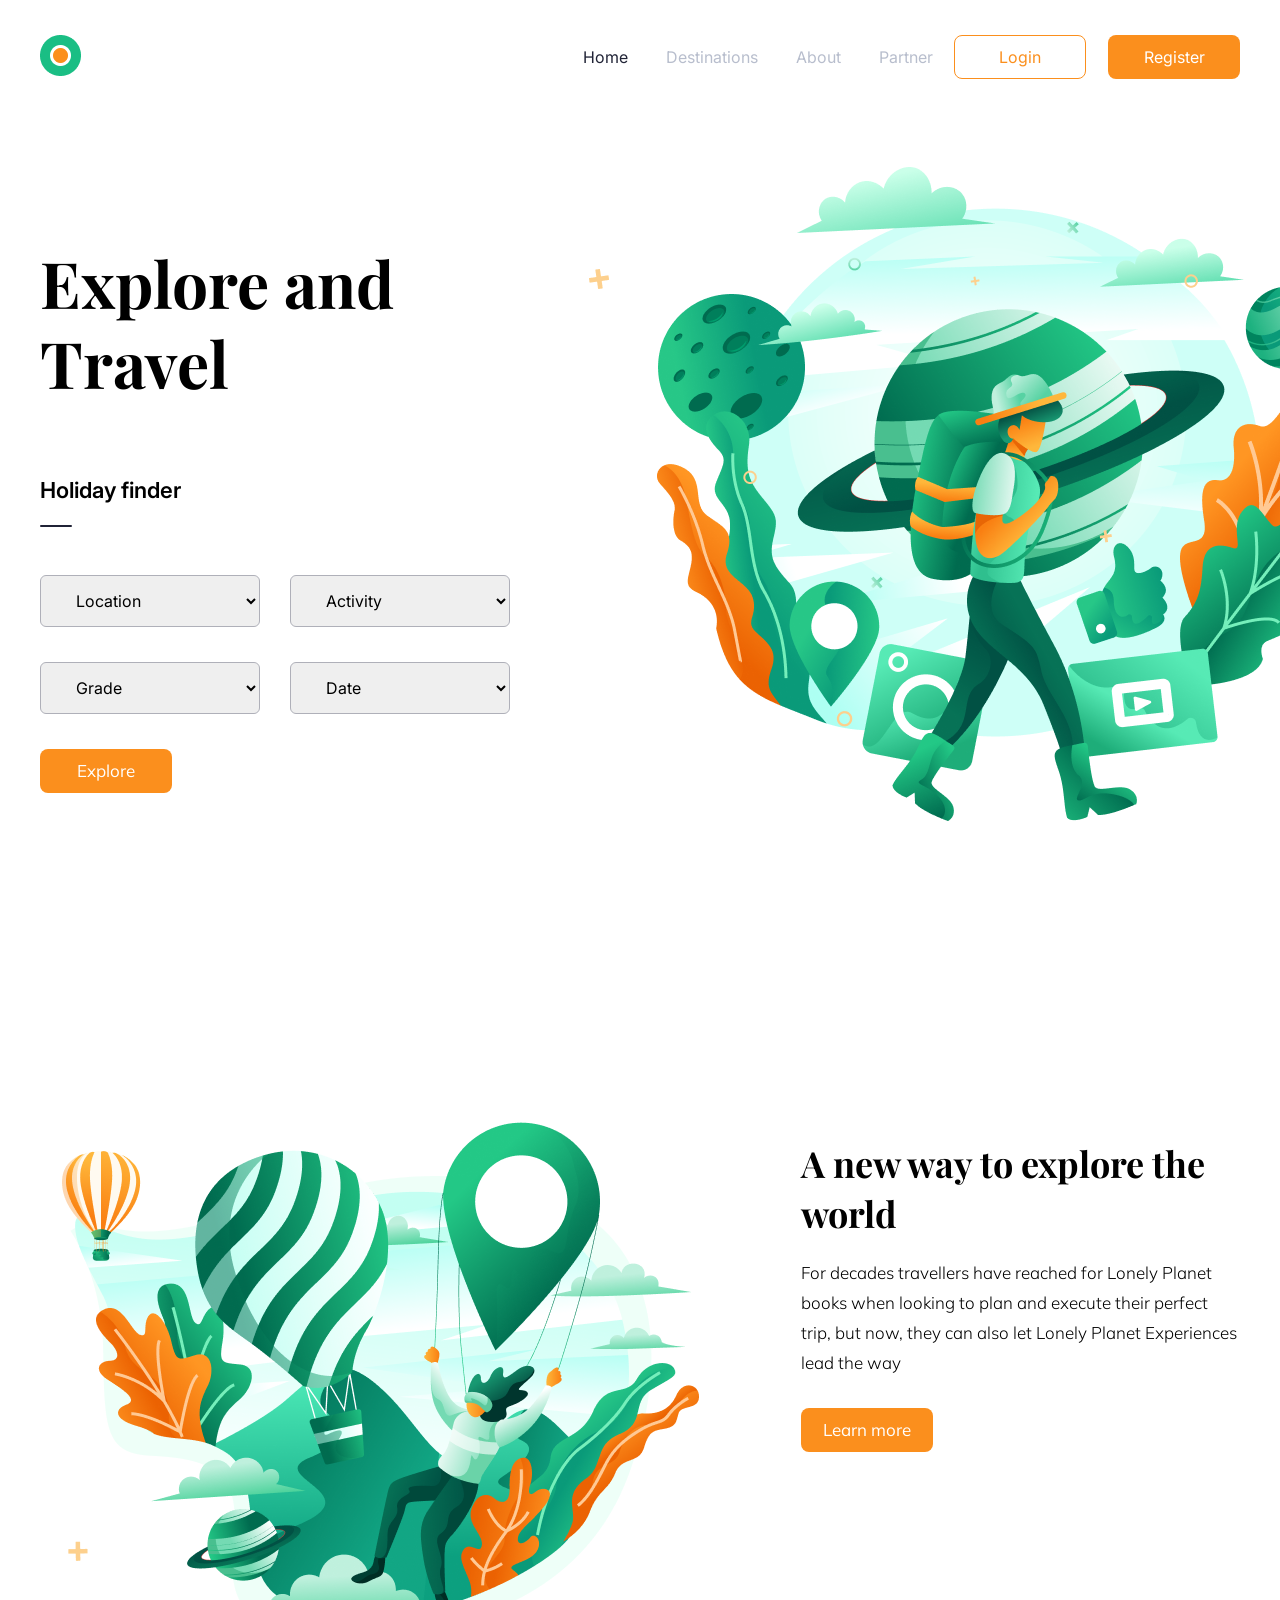
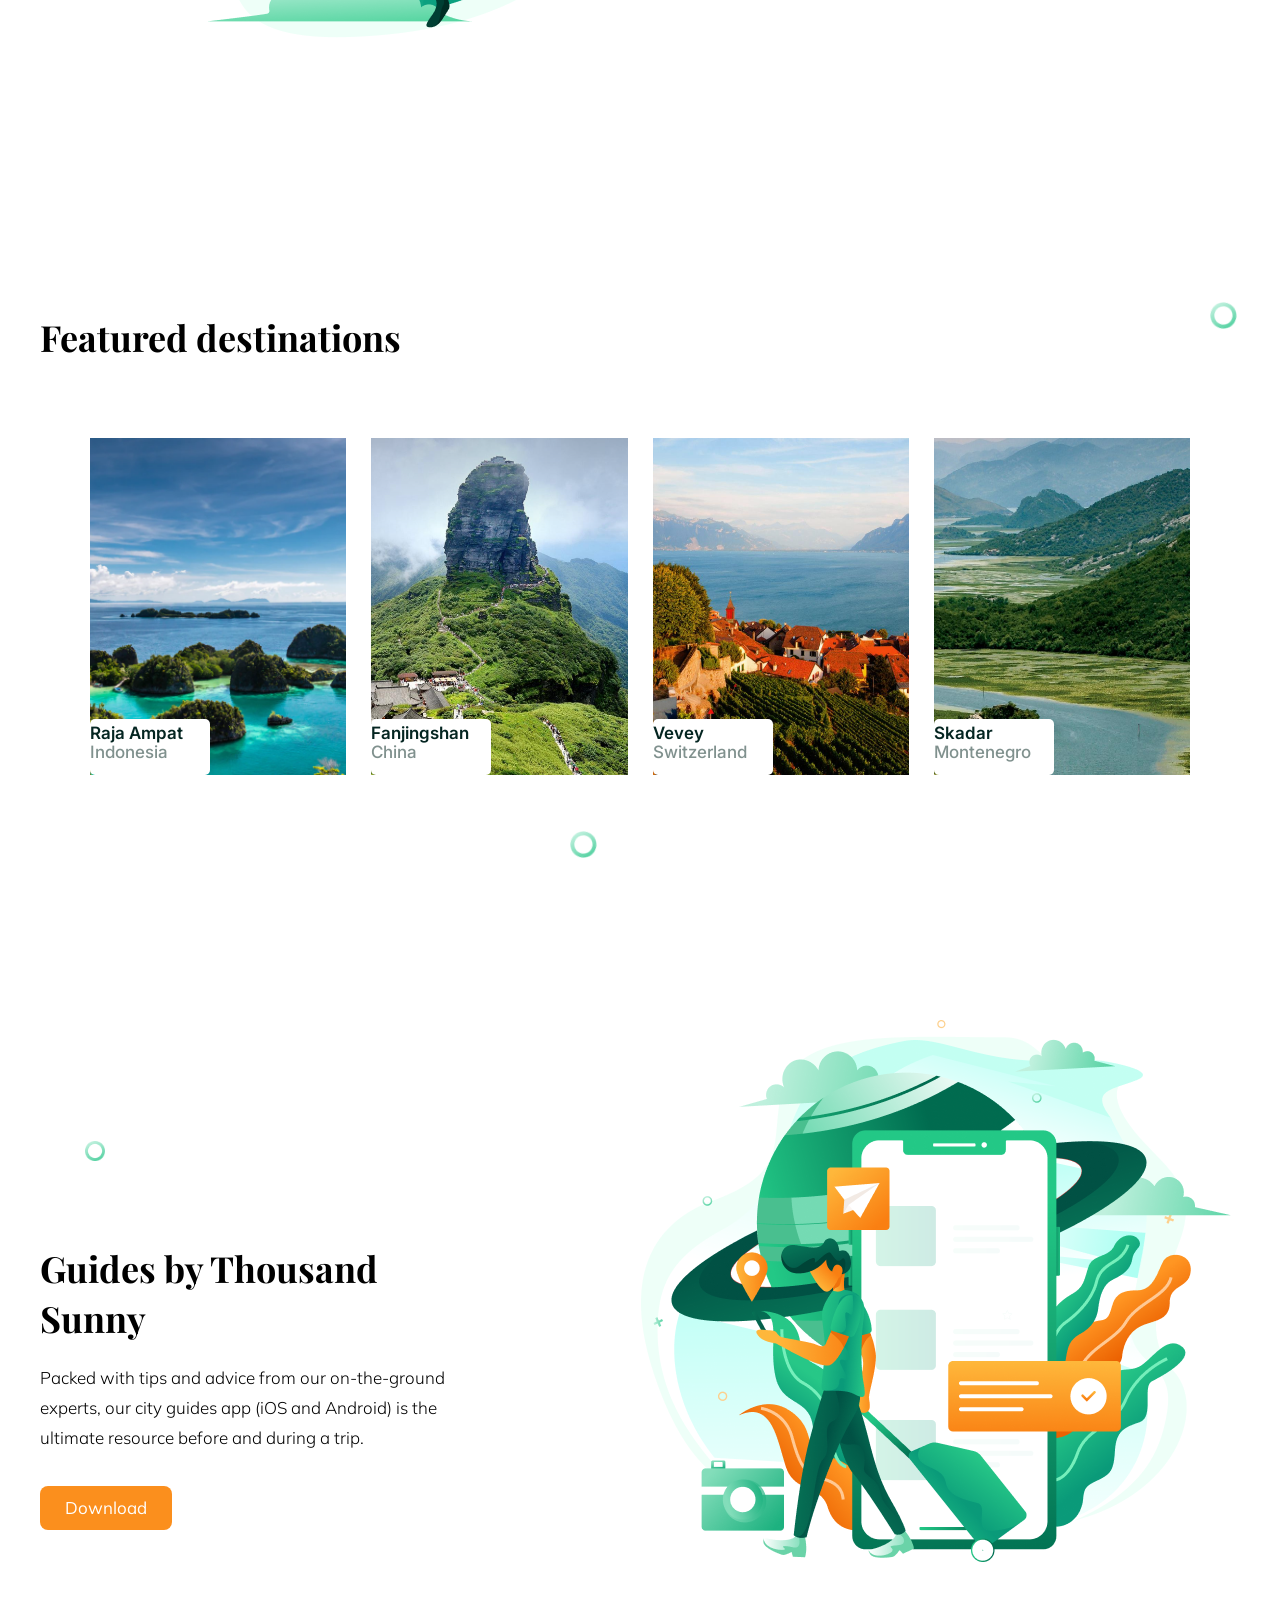
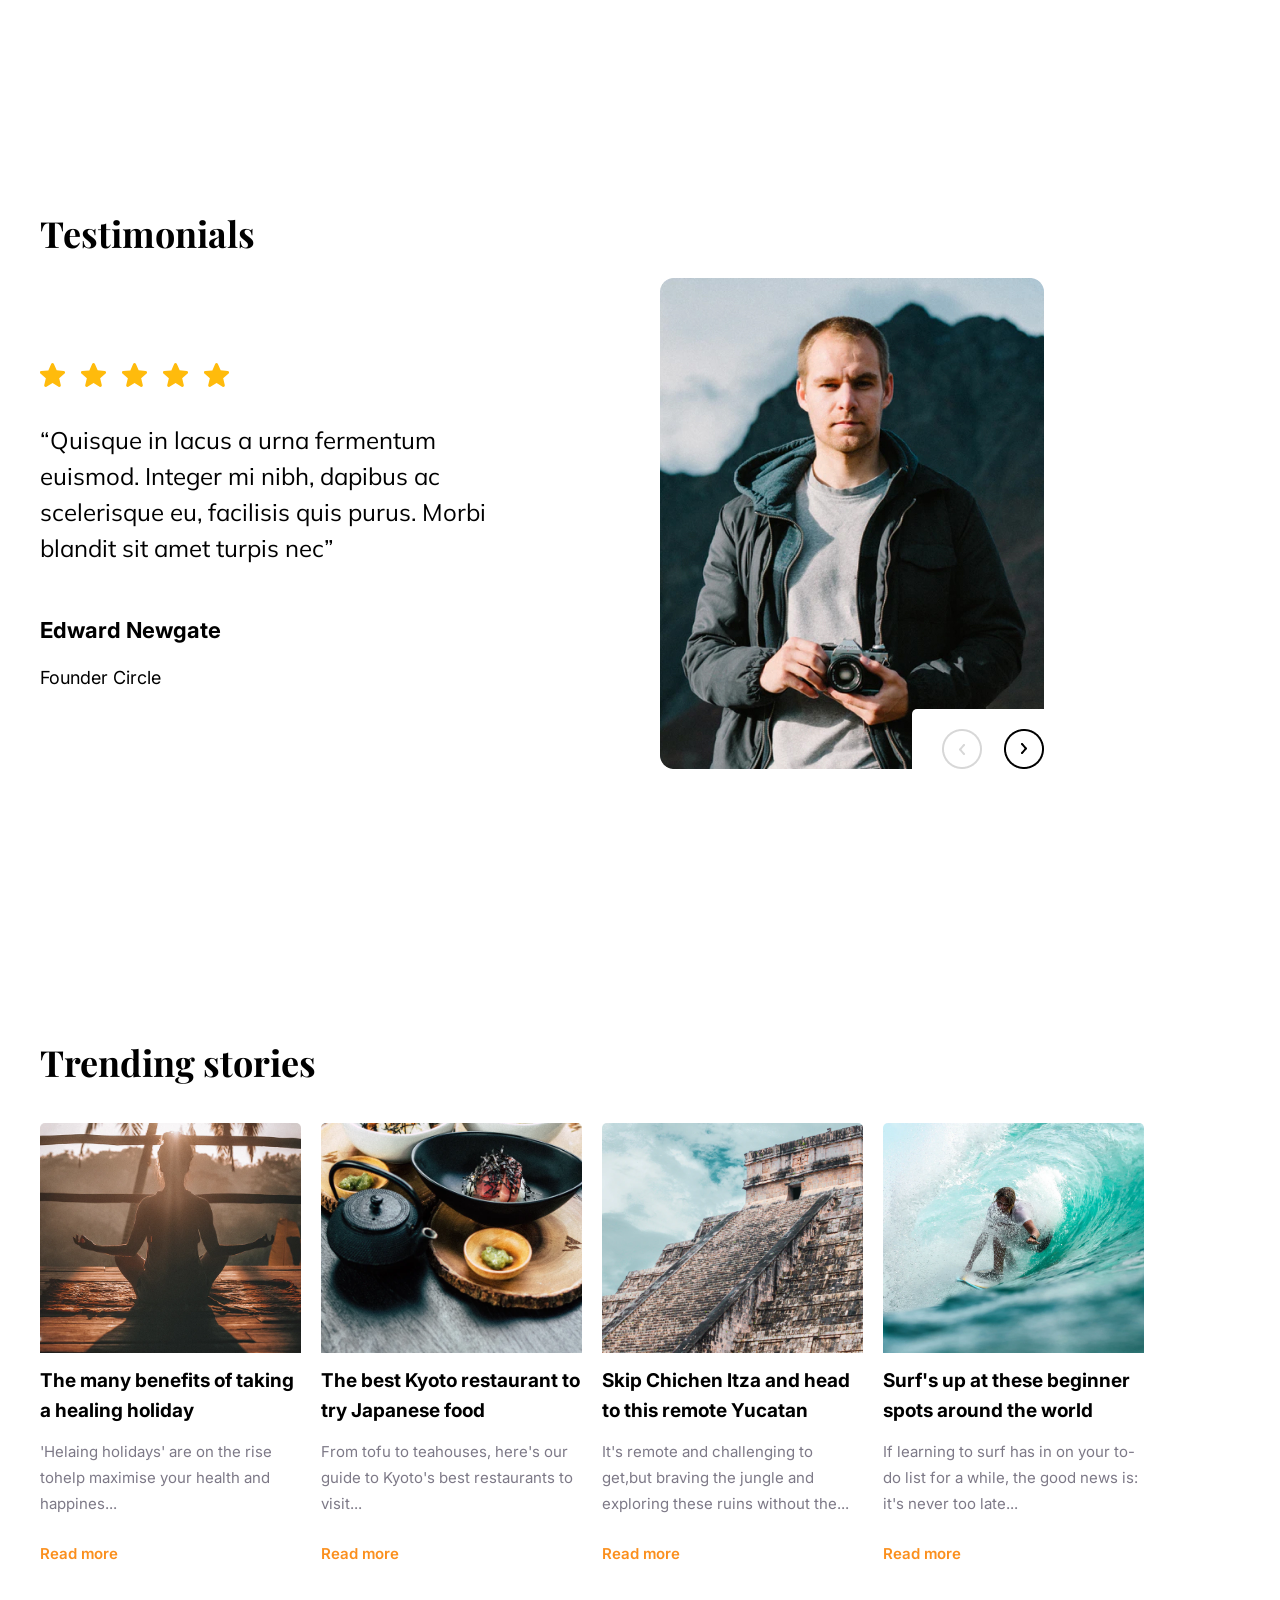
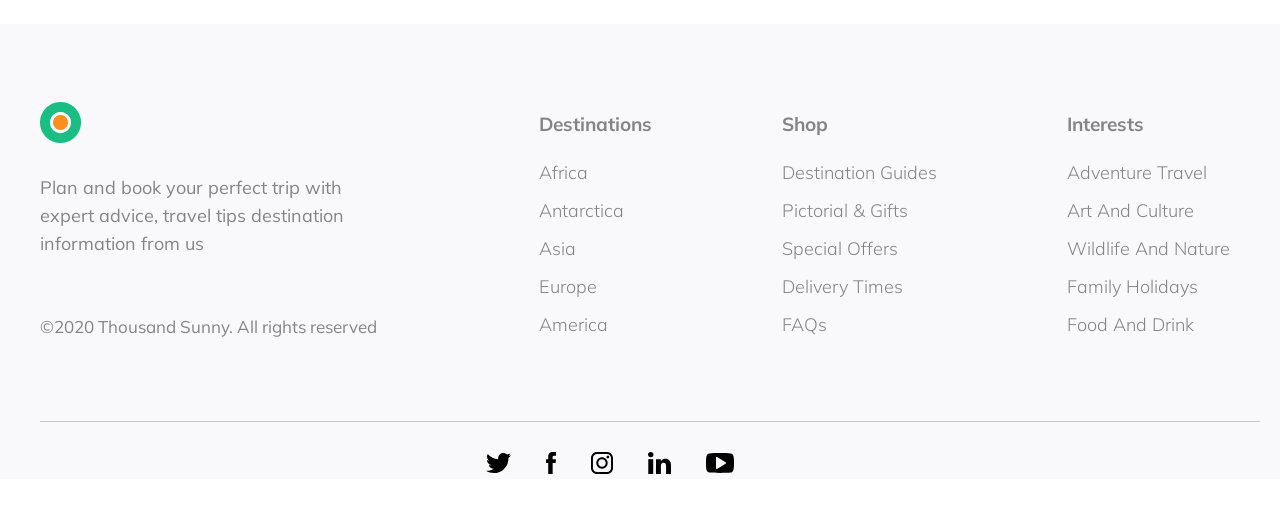
<file: index.html>
<!DOCTYPE html>
<html lang="ru">
    <head>
	<title>Explore and Travel</title>
    <meta http-equiv="Content-type" content="text/html;charset=UTF-8" />
    <meta name="format-detection" content="telephone=no">
    <meta http-equiv="X-UA-Compatiable" content="IE=edge">

    <link rel="stylesheet" href="css/normalize.css"/>
    <link rel="stylesheet" href="css/style.css"/>
	<script src="main.js" defer></script>
  

    <meta name="viewport" content="width=device-width, initial scale=1.0"/>
    </head>

<body>
	<div class="menu">
		<div class="container">
			<div class="menu_wrapper">
				<div class="logo">
					<a href="#">
						<img src="./img/icons/logo.png" alt="logo">
					</a>
				</div>

				<nav>
					<a href="#" class="active">Home</a>
					<a href="#">Destinations</a>
					<a href="#">About</a>
					<a href="#">Partner</a>
					<button class="button_login">Login</button>
					<button class="button_register">Register</button>
				</nav>
			</div>

		</div>
	</div>

	<header>
        <div class="container">
            <div class="header_wrapper">
                <div class="header_col1">
                    <h1 class="header_title">
                        Explore and<br>Travel
                    </h1>
                    <div class="header_subtitle">
                        Holiday finder
                    </div>
                    <div class="header_divider"></div>
                    <form action="">
                        <div class="form_row">
                            <select name="" id="">
                                <option value="">Location</option>
                                <option value="">Location1</option>
                                <option value="">Location2</option>
                                <option value="">Location3</option>
                            </select>
                            <select name="" id="">
                                <option value="">Activity</option>
                                <option value="">Activity1</option>
                                <option value="">Activity2</option>
                                <option value="">Activity3</option>
                            </select>
                        </div>
                        <div class="form_row">
                            <select name="" id="">
                                <option value="">Grade</option>
                                <option value="">Grade1</option>
                                <option value="">Grade2</option>
                                <option value="">Grade3</option>
                            </select>
                            <select name="" id="">
                                <option value="">Date</option>
                                <option value="">Date1</option>
                                <option value="">Date2</option>
                                <option value="">Date3</option>
                            </select>
                        </div>
                        <button class="orange_button" type="submit">Explore</button>
                    </form>
                </div>
                <div class="header_col2">
                    <img src="./img/icons/header.png" alt="Header picture">
                </div>

            </div>
        </div>
    </header>

    <section class="new">
        <div class="container">
            <div class="new_wrapper">
                <div class="new_col1">
                    <img src="./img/icons/new way.png" alt="Header picture">
                </div>
                <div class="new_col2">
                    <h2 class="section_title">A new way to explore the <br>world</h2>  
                    <div class="new_text">For decades travellers have reached for Lonely Planet books
                         when looking to plan and execute their perfect trip, but now, they can also let Lonely Planet Experiences lead the way</div> 
                    <button class="orange_button" type="submit">Learn more</button> 
                </div>

            </div>
        </div>
    </section>

    
    <section class="dest">
        <div class="container">
            <!-- <div class="label">View all
                <img src="./img/icons/dest Vector.svg">
            </div> -->
            <div class="dest_wrapper">
                <h2 class="section_title">Featured destinations</h2>
               
                <div class="dest_row">
                    <div class="dest_card raja">
                        <div class="dest_card card-info">
                            <div class="card-info__title">Raja Ampat</div>
                            <div class="card-info__text">Indonesia</div>
                        </div>
                    </div>

                    <div class="dest_card fanjingshan">
                        <div class="dest_card card-info">
                            <div class="card-info__title">Fanjingshan</div>
                            <div class="card-info__text">China</div>
                        </div>
                    </div>

                    <div class="dest_card vevey">
                        <div class="dest_card card-info">
                            <div class="card-info__title">Vevey</div>
                            <div class="card-info__text">Switzerland</div>
                        </div>
                    </div>

                    <div class="dest_card skadar">
                        <div class="dest_card card-info">
                            <div class="card-info__title">Skadar</div>
                            <div class="card-info__text">Montenegro</div>
                        </div>
                    </div>
                </div>

            </div>

        </div>

    </section>

    <section class="guides">
        <div class="container">
            <div class="guides_wrapper">
                <div class="guides_row">
                    <div class="guides_col1">
                        <div class="guides_round1">
                            <img src="./img/icons/round.png">
                        </div>
                        <h2 class="section_title">Guides by Thousand <br> Sunny</h2>
                        <div class="guides_text">Packed with tips and advice from our on-the-ground experts, 
                        our city guides app (iOS and Android) is the ultimate resource before and during a trip.</div>
                        <button class="orange_button" type="submit">Download</button> 
                    </div>
                    <!-- <div class="guides_cross">
                        <img src="./img/icons/cross.png">
                    </div> -->
                    <div class="guides_col2">
                        <img src="./img/icons/guides.png">
                    </div>
                </div>

            </div>
        </div>

    </section>

    <section class="testimonials">
        <div class="container">
            <h2 class="section_title">Testimonials</h2>
            <div class="testimonials_wrapper">
                    <div class="testimonials_col1">
                    <div class="testimonials_image">
                        <img src="./img/icons/stars.svg">
                    </div>
                    <div class="testimonials_text">“Quisque in lacus a urna fermentum euismod. Integer mi nibh, dapibus ac scelerisque eu, facilisis quis purus. Morbi blandit sit amet turpis nec”</div>
                    <div class="testimonials_name">Edward Newgate</div>
                    <div class="testimonials_position">Founder Circle</div>
                    </div>

                    <div class="testimonials_col2">
                        <div class="testimonials_card">
                            <img src="./img/photos/photo.jpg" alt="picture">
                            <div class="testimonials_card card-information">
                                <div class="previous">
                                    <img src="./img/icons/previous.png">
                                </div>
                                <div class="next">
                                    <img src="./img/icons/next.png">
                                </div>
                            </div>
                        </div>
                    </div>
            </div>
        </div>
    </section>

    <section class="trending">
        <div class="label">View all
            <img src="./img/icons/dest Vector.svg">
        </div>
        <div class="container">
            <div class="section_title">Trending stories</div>
            
            <div class="trending_wrapper">
                <div class="trending_row">

                    <div class="trending_card benefits">
                        <div class="trending_title">The many benefits of taking a healing holiday</div>
                        <div class="trending_text">'Helaing holidays' are on the rise 
                            tohelp maximise your health and happines...</div>
                        <div class="trending_read">Read more</div>
                    </div>

                    <div class="trending_card kyoto">
                        <div class="trending_title">The best Kyoto restaurant to try Japanese food</div>
                        <div class="trending_text">From tofu to teahouses, here's our guide to Kyoto's best restaurants to visit...</div>
                        <div class="trending_read">Read more</div>
                    </div>

                    <div class="trending_card skip">
                        <div class="trending_title">Skip Chichen Itza and head to this remote Yucatan</div>
                        <div class="trending_text">It's remote and challenging to get,but braving the jungle and exploring these ruins without the...</div>
                        <div class="trending_read">Read more</div>
                    </div>

                    <div class="trending_card surf">
                        <div class="trending_title">Surf's up at these beginner spots around the world</div>
                        <div class="trending_text">If learning to surf has in on your to-do list for a while, the good news is: it's never too late...</div>
                        <div class="trending_read">Read more</div>
                    </div>
                </div>
            </div>
        </div>
    </section>

    <footer>
        <div class="container">
            <div class="footer_wrapper">
                <div class="footer_info">
                    <div class="logo">
                        <a href="#">
                            <img src="./img/icons/logo.png" alt="logo">
                        </a>
                    </div>
                    <div class="footer_text">Plan and book your perfect trip with <br>expert advice, travel tips destination <br>information from us</div>
                    <div class="footer_rights">©2020 Thousand Sunny. All rights reserved</div>
                </div>

                <div class="footer_row">
                    <div class="footer_card">
                        <div class="footer_title"><a href="#">Destinations</a></div>
                        <div class="footer_item"><a href="#">Africa</a></div>
                        <div class="footer_item"><a href="#">Antarctica</a></div>
                        <div class="footer_item"><a href="#">Asia</a></div>
                        <div class="footer_item"><a href="#">Europe</a></div>
                        <div class="footer_item"><a href="#">America</a></div>
                    </div>

                    <div class="footer_card">
                        <div class="footer_title"><a href="#">Shop</a></div>
                        <div class="footer_item"><a href="#">Destination Guides</a></div>
                        <div class="footer_item"><a href="#">Pictorial & Gifts</a></div>
                        <div class="footer_item"><a href="#">Special Offers</a></div>
                        <div class="footer_item"><a href="#">Delivery Times</a></div>
                        <div class="footer_item"><a href="#">FAQs</a></div>
                    </div>

                    <div class="footer_card">
                        <div class="footer_title"><a href="#">Interests</a></div>
                        <div class="footer_item"><a href="#">Adventure Travel</a></div>
                        <div class="footer_item"><a href="#">Art And Culture</a></div>
                        <div class="footer_item"><a href="#">Wildlife And Nature</a></div>
                        <div class="footer_item"><a href="#">Family Holidays</a></div>
                        <div class="footer_item"><a href="#">Food And Drink</a></div>
                    </div>
                </div>
                

            </div>

            <div class="footer_divider"></div>
            <div class='footer_social'>
                <a href="#"><img src="./img/icons/footer_1.svg"></a>
                <a href="#"><img src="./img/icons/footer_2.svg"></a>
                <a href="#"><img src="./img/icons/footer_3.svg"></a>
                <a href="#"><img src="./img/icons/footer_4.svg"></a>
                <a href="#"><img src="./img/icons/footer_5.svg"></a>
            </div>

        </div>
    </footer>




</body>
</html>
</file>
<file: css/style.css>
/*=============== GOOGLE FONTS ===============*/
@import url('https://fonts.googleapis.com/css2?family=Playfair+Display:wght@400;500;700&display=swap&family=Mulish:wght@300;400;700&display=swap&family=Inter:wght@400;500;600&display=swap');
:root {
  --main-color: #fb8f1d;
  --link-default: #b8becd;
  --link-active: #202336;
}
/*=============== REUSABLE===============*/
.container {
  max-width: 1200px;
  margin: 0 auto;
  position: relative;
}
.orange_button{
  width: 132px;
  height: 44px;
  border-radius: 8px;
  border: none;
  cursor: pointer;
  background-color: var(--main-color);
  color: #fff;
  font-family: Mulish;
  font-size: 17px;
}
.orange_button:hover{
  background-color: #1ABE84;
  color: #fff;
  transition: background-color 0.3s ease 0s;
}

.section_title {
font-family: Playfair Display;
font-weight: 700;
font-size: 36px;
margin-bottom: 20px;
line-height: 50px;
}
.label {
font-family: Inter;
font-weight: 600;
font-size: 17px;
color:var(--main-color);
position: absolute;
width: 90px;
height: 60px;
left: 1360px;
right: -121px;
top: 1933px;
bottom: -1461px;    
}
.label::after{
content:url('../img/icons/round.png');
display: block;
position: absolute;
Width: 19px;
Height: 19px;
margin-top: -50px;
margin-left: -150px;
transform: rotate(-7.49deg);
}
.label img {
  margin-left: 11px;
  }
/*=============== MENU===============*/
.menu {
  width: 100%;
  height: 60px;
  margin-top: 35px;
  margin-bottom: 72px;
  font-family: Inter;
}
.menu_wrapper {
  display: flex;
  justify-content: space-between;
  align-items: center;
}
nav a {
  color: var(--link-default);
  text-decoration: none;
  font-size: 16px;
  margin: 0 17px;
}
nav a.active {
  color: var(--link-active);
}
nav button {
  width: 132px;
  height: 44px;
  border-radius: 8px;
  border: none;
  cursor: pointer;
}
nav button:hover{
  background-color: #1ABE84;
  color: #fff;
  transition: background-color 0.3s ease 0s;
  border:none;
}
.button_login {
  border: 1px solid var(--main-color);
  color: var(--main-color);
  background-color: #fff;
  margin-right: 18px;
}
.button_register {
  background-color: var(--main-color);
  color: #fff;
}

/*=============== HEADER ===============*/

.header_wrapper,
.form_row {
  display: flex;
  justify-content: space-between;
  align-items: center;
}
.form_row {
  margin-bottom: 35px;
}

.header_col1 {
  margin-right: 147px;
}

.header_title {
  font-family: Playfair Display;
  font-size: 64px;
  font-weight: 700;
  line-height: 80px;
  margin-bottom: 74px;
  position: relative;
}
.header_title::after{
content:url('../img/icons/cross.png');
display: block;
position: absolute;
top: -20px;
right: -100px;
}
.header_subtitle {
  font-family: Inter;
  font-size: 22px;
  font-weight: 600;
  line-height: 27px;
  margin-bottom: 21px;
}
.header_divider {
  width: 32px;
  height: 2px;
  border-radius: 4px;
  background: rgb(32, 35, 54);
  margin-bottom: 48px;
}
form {
  width: 470px;
  position: relative;
  font-family: Inter;
}
form::after{
  content:url('../img/icons/round.png');
  display: block;
  position: absolute;
  top: -20px;
  left: -100px;
}
select {
  width: 220px;
  height: 52px;
  box-sizing: border-box;
  border: 0.8px solid rgb(175, 176, 185);
  border-radius: 6px;
  padding: 0 31px;
  position: relative;
  z-index: 10;
}

select::after {
  /* content: 'url(./../icons/arrow_select.png)'; */
  content: '<>';
  display: block;
  position: absolute;
  top: 0;
  right: 31px; /* задайте нужное значение отступа справа */
  pointer-events: none;
  z-index: 1000;
}


form::after{
  content:url('../img/icons/round2.svg');
  display: block;
  position: absolute;
  Width: 19.96px;
  Height: 20px;
  Top: 2px;
  Left: 361px;
  }

  /*=============== NEW WAY===============*/
  .new {
   margin-top: 283px;
   margin-bottom: 265px;
  }
  .new_wrapper {
    display: flex;
  }
  .new_col1 {
    margin-right: 102px;
  }

  .new_text {
    font-family: Mulish;
    font-weight: 300;
    font-size: 17px;
    margin-bottom: 30px;
    line-height: 30px;
  }
  .new_text::after{
    content:url('../img/icons/round.png');
    display: block;
    position: absolute;
    Width: 19.96px;
    Height: 20px;
    Top: 1400px;
    Left: 1400px;
    }
  
  .new_col1::after{
  content:url('../img/icons/cross.png');
  display: block;
  position: absolute;
  Width: 5px;
  Height: 5px;
  Top: 1088px;
  Left: 1000px;
  transform: rotate(-7.49deg);
    }

    /*=============== DESTINATIONS===============*/
  .dest_wrapper{
    margin-bottom: 245px;
  }

  .dest_row{
    display: flex;
    margin-right: 50px;
    margin-left: 50px;
  }
  .dest_row::after{
    content:url('../img/icons/round.png');
    display: block;
    position: absolute;
    Width: 19px;
    Height: 19px;
    margin-top: 450px;
    margin-left: 480px;
    transform: rotate(-7.49deg);
    }

  .dest_card {
  width: 261px;
  height: 337px;
  position: relative;
  overflow: hidden;
  margin-right: 25px;
  margin-top: 56px;
}

.raja{
  background-image: url('../img/photos/dest_1.png');
  background-position: center;
  background-size: cover;
}

.fanjingshan{
  background-image: url('../img/photos/dest_2.png');
  background-position: center;
  background-size: cover;
}

.vevey{
  background-image: url('../img/photos/dest_3.png');
  background-position: center;
  background-size: cover;
}

.skadar{
  background-image: url('../img/photos/dest_4.png');
  background-position: center;
  background-size: cover;
}

  .dest_card:last-child {
    margin-right: 0px;
  }
  .dest_card img {
    width: 100%;
    width: 261px;
    height: 337px;
    border-radius:5px;
  }
  
  .card-info{
    font-family: Inter;
    position: absolute;
    bottom: 0;
    left: 0;
    width: 120px;
    height: 56px;
    text-align: left;
    background-color: #fff;
    border-radius:5px;
  }

  .card-info__title {
    font-weight: 600;
    font-size: 17px;
    color:#042521;
    margin-top: 5px;
    margin-right: 5px;
  } 
  .card-info__text {
    font-weight: 500;
    font-size: 17px;
    color:#80918E;
  }
   /*=============== GUIDES===============*/
   .guides{
    margin-bottom: 242px;
   }
   .guides_row {
    display: flex;
    justify-content: space-between;
    align-items: center;
  }

  .guides_text{
    font-family: Mulish;
    font-weight: 300;
    font-size: 17px;
    margin-top: 20px;
    margin-bottom: 33px;
    width: 450px;
    height: 90px;
    line-height: 30px;
  }
  .guides_round1 img{
    margin: 85px 465px 47px 45px;
    width: 20px;
    height: 20px;
  }

   /*=============== TESTIMONIALS===============*/
  .testimonials_wrapper {
    display: flex;
    margin-bottom: 268px;
  }
  .testimonials_col1 {
    width: 450px;
    height: 321px;
    margin-right: 170px;
    align-self: center;
  }
  .testimonials_image img {
    width: 190px;
    height: 24px;
  }
  .testimonials_text {
    font-family: Mulish;
    font-weight: 400;
    font-size: 24px;
    line-height: 36px;
    margin-top: 30px;
  }

  .testimonials_name {
    font-family: Inter;
    font-weight: 700;
    font-size: 22px;
    line-height: 48px;
    margin-top: 40px;
  }
  .testimonials_position {
    font-family: Inter;
    font-weight: 400;
    font-size: 18px;
    line-height: 48px;
  }
  .testimonials_card {
    width: 384px;
    height: 491px;
    position: relative;
    overflow: hidden;
  }
  /* .testimonials_card::after {
    content:url('../img/icons/cross3.svg');
    display: block;
    position: absolute;
    Width: 30px;
    Height: 30px;
    margin-top: -35px;
    margin-left: 5px;
  
  } */

  .testimonials_card img {
    width: 100%;
    width: 384px;
    height: 491px;
    border-radius: 1px 0 3px 4px;
  }
  .card-information{
    display: flex;
    font-family: Inter;
    position: absolute;
    bottom: 0;
    right: 0;
    width: 132px;
    height: 60px;
    background-color: #fff;
    border-radius:5px 0 0 0; 
  }
  .previous img, 
  .next img{
    justify-content: space-between;
    bottom: 0;
    right: 0;
    width: 40px;
    height:40px;
  }
  .previous img {
    margin: 20px 22px 0 30px;
  }
  .next img {
    margin: 20px 0px 0 0px;
  }
   /*=============== TRENDING===============*/
  .trending_wrapper {
    margin-bottom: 271px;
  }
  .trending_row {
  display: flex;
  margin-top: 36px;
  }
  .trending_card {
    width: 266px;
    height: 466px;
    margin-right: 20px;
  }
  .benefits{
    width: 261px;
    height: 230px;
    border-radius: 5px 5px 0px 0px;
    background-image: url('../img/photos/trend_1.png');
    background-position: center;
    background-size: cover;
  }
  .kyoto{
    width: 261px;
    height: 230px;
    border-radius: 5px 5px 0px 0px;
    background-image: url('../img/photos/trend_2.png');
    background-position: center;
    background-size: cover;
  }
  .skip{
    width: 261px;
    height: 230px;
    border-radius: 5px 5px 0px 0px;
    background-image: url('../img/photos/trend_3.png');
    background-position: center;
    background-size: cover;
  }
  .surf{
    width: 261px;
    height: 230px;
    border-radius: 5px 5px 0px 0px;
    background-image: url('../img/photos/trend_4.png');
    background-position: center;
    background-size: cover;
  }
  .trending_card:last-child {
    margin-right: 0px;
  }
 
  .trending_title {
    font-family: Inter;
    font-weight: 700;
    font-size: 19px;
    line-height: 30px;
    margin-top: 243px;
    margin-bottom: 13px;
  }
  .trending_text {
    font-family: Inter;
    font-weight: 400;
    font-size: 15px;
    line-height: 26px;
    color: #7D7987;
  }
  .trending_read {
    font-family: Inter;
    font-weight: 600;
    font-size: 15px;
    line-height: 28px;
    color: #FB8F1D;
    margin-top: 23px;
  }
   /*=============== FOOTER===============*/
   footer {
    background-color: #F9F9FB;
   }
  .footer_wrapper{
  display: flex;
  }
  .footer_info {
    width: 391px;
    height: 237px;
    margin-right: 108px;
    margin-top: 78px;
    color: #848484;
  }
  .footer_text {
    font-family: Mulish;
    font-size: 18px;
    line-height: 28px;
    margin-top: 26px;
    margin-bottom: 55px;
  }
  .footer_rights {
    font-family: Mulish;
    font-size: 17px;
    line-height: 28px;
  }
  .footer_row {
    display: flex;
    justify-content: space-between;
  }
  .footer_card {
    margin-right:130px;
    margin-top: 70px;
  }
  .footer_card:last-child {
    margin-right:0px;
  }
 
  .footer_title a{
    font-family: Mulish;
    font-size: 19px;
    font-weight: 700;
    line-height: 60px;
    text-decoration: none;
    color: #848484;
  }
  .footer_item a {
    font-family: Mulish;
    text-decoration: none;
    font-size: 18px;
    font-weight: 300;
    line-height: 38px;
    color: #848484;
  }
  .footer_divider {
    width: 1220px;
    height: 1px;
    background-color: #C4C4C4;
    margin-top: 77px;
  }
  .footer_social {
    display: flex;
    justify-content: space-between;
    align-items: center;
    gap: 35px;
    margin: 30px 516px 32px 446px;
  }
</file>
